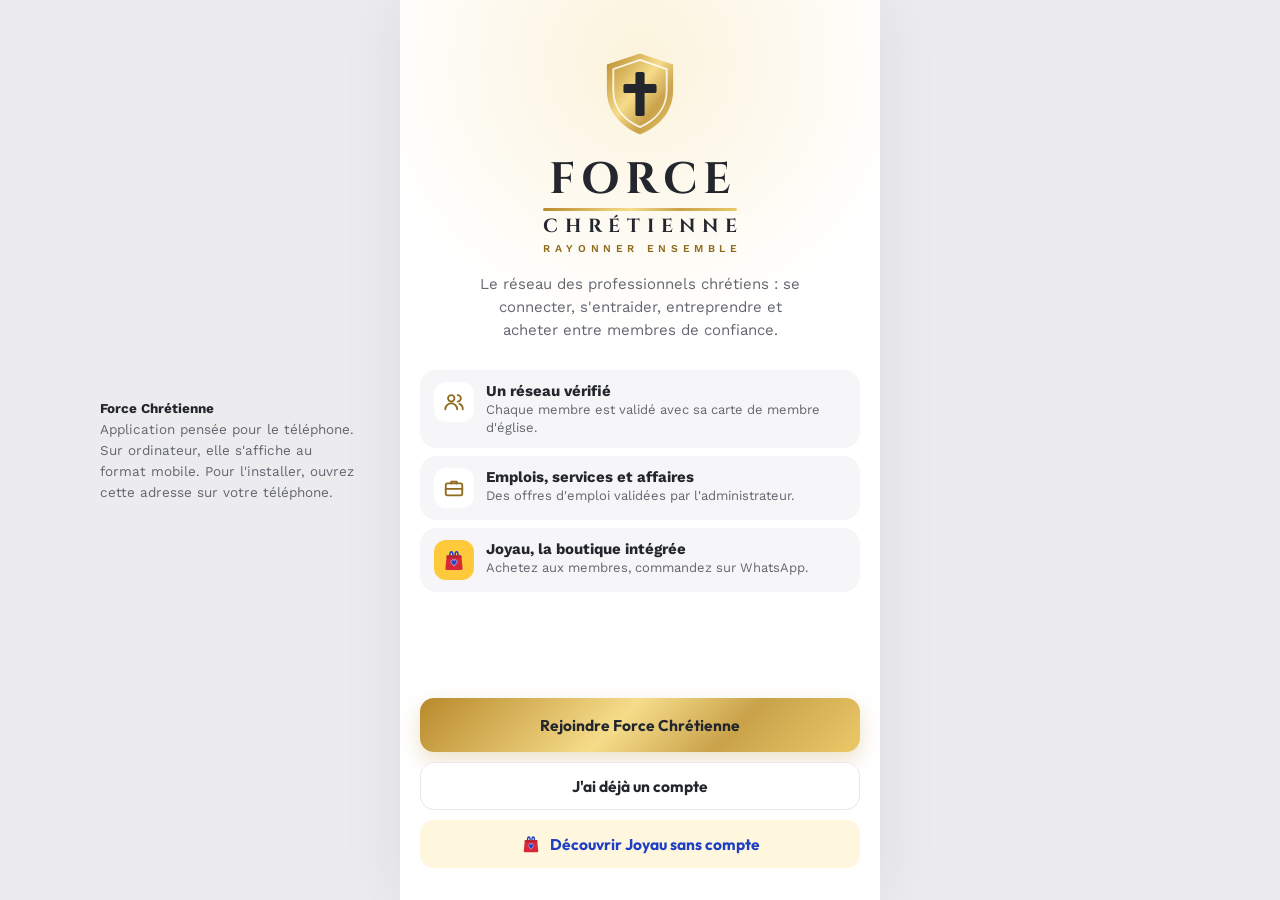
<file: index.html>
<!doctype html>
<html lang="fr">
<head>
<meta charset="utf-8">
<meta name="viewport" content="width=device-width, initial-scale=1, viewport-fit=cover">
<title>Force Chrétienne</title>
<meta name="description" content="Le réseau des professionnels chrétiens, avec Joyau, la boutique des membres.">
<meta name="theme-color" content="#FFFFFF">
<link rel="manifest" href="/manifest.webmanifest">
<link rel="icon" type="image/png" sizes="192x192" href="/icon-192.png">
<link rel="apple-touch-icon" href="/apple-touch-icon.png">
<meta name="apple-mobile-web-app-capable" content="yes">
<meta name="mobile-web-app-capable" content="yes">
<meta name="apple-mobile-web-app-title" content="Force Chrétienne">
<meta name="apple-mobile-web-app-status-bar-style" content="default">
<link rel="preconnect" href="https://fonts.googleapis.com">
<link rel="preconnect" href="https://fonts.gstatic.com" crossorigin>
<link rel="stylesheet" href="https://fonts.googleapis.com/css2?family=Cinzel:wght@600;700&family=Outfit:wght@600;700;800;900&family=Work+Sans:wght@400;500;600;700&family=Baloo+2:wght@800&display=swap">
<link rel="stylesheet" href="/app.css?v=202611281142">
</head>
<body>
<svg width="0" height="0" style="position:absolute" aria-hidden="true"><defs><linearGradient id="fcGold" x1="0" y1="0" x2="1" y2="1"><stop offset="0" stop-color="#B8892B"></stop><stop offset="0.45" stop-color="#F6DC8A"></stop><stop offset="0.7" stop-color="#C9A24A"></stop><stop offset="1" stop-color="#EBC968"></stop></linearGradient></defs></svg>
<aside class="side-note"><b>Force Chrétienne</b><br>Application pensée pour le téléphone. Sur ordinateur, elle s'affiche au format mobile. Pour l'installer, ouvrez cette adresse sur votre téléphone.</aside>
<div id="app"></div>
<noscript>Activez JavaScript pour utiliser Force Chrétienne.</noscript>
<script src="/preact.umd.js"></script>
<script src="/hooks.umd.js"></script>
<script src="/htm.umd.js"></script>
<script src="/supabase.js"></script>
<script src="/config.js?v=202611281142"></script>
<script src="/app.js?v=202611281142"></script>
</body>
</html>
</file>
<file: app.css>
/* Concept : application mobile d'abord. Colonne de 480px max ; univers Force Chrétienne (blanc, gris anthracite, or brillant) qui bascule dans l'univers Joyau (bleu roi, rouge, jaune) quand on ouvre l'onglet Joyau. */
:root {
  --ink: #23262D; --muted: #63666F; --line: #E8E8EC; --soft: #F6F6F8; --paper: #FFFFFF; --ground: #ECECEF;
  --gold: linear-gradient(135deg, #B8892B 0%, #F6DC8A 45%, #C9A24A 70%, #EBC968 100%);
  --gold-ink: #8E6A1C; --gold-soft: #F7EED6; --gold-line: #E6D29A;
  --j-blue: #1D4ED8; --j-royal: #1F3FC4; --j-navy: #0B1B3F; --j-red: #D62839; --j-yellow: #FFC93C; --j-soft: #F4F7FD; --j-line: #E3E8F2; --j-muted: #55607A;
  --ok: #15803D; --ok-soft: #E7F6EC; --warn: #B45309; --warn-soft: #FEF3E2; --danger: #B91C1C; --danger-soft: #FDECEC;
  --f-brand: 'Cinzel', 'Times New Roman', serif;
  --f-head: 'Outfit', 'Work Sans', system-ui, sans-serif;
  --f-body: 'Work Sans', system-ui, -apple-system, 'Segoe UI', sans-serif;
  --f-joyau: 'Baloo 2', 'Outfit', system-ui, sans-serif;
  color-scheme: light;
}
html, body { height: 100%; }
body { margin: 0; background: var(--ground); color: var(--ink); font-family: var(--f-body); font-size: 15px; -webkit-font-smoothing: antialiased; }
* { box-sizing: border-box; }
button, input, select, textarea { font: inherit; color: inherit; }
button { cursor: pointer; }
:focus-visible { outline: 3px solid #C9A24A; outline-offset: 2px; }
.j-scope :focus-visible { outline-color: #3B82F6; }
h1, h2, h3 { font-family: var(--f-head); margin: 0; text-wrap: balance; letter-spacing: -0.3px; }
p { margin: 0; }
img { max-width: 100%; }

.shell { position: relative; max-width: 480px; margin: 0 auto; min-height: 100vh; background: var(--paper); box-shadow: 0 0 60px rgba(35,38,45,0.08); }
.page { padding: 0 16px 120px; }
.row { display: flex; gap: 10px; align-items: center; }
.col { display: flex; flex-direction: column; gap: 10px; }
.grow { flex: 1; min-width: 0; }
.muted { color: var(--muted); }
.small { font-size: 13px; }
.tiny { font-size: 12px; }
.bold { font-weight: 700; }
.center { text-align: center; }
.sr { position: absolute; width: 1px; height: 1px; overflow: hidden; clip: rect(0 0 0 0); }

/* Top bar */
.topbar { position: sticky; top: env(safe-area-inset-top, 0px); z-index: 20; background: rgba(255,255,255,0.96); backdrop-filter: blur(10px); border-bottom: 1px solid var(--line); padding: 10px 16px; display: flex; gap: 10px; align-items: center; }
.brand { display: flex; gap: 9px; align-items: center; min-width: 0; }
.brand-name { font-family: var(--f-brand); font-weight: 700; font-size: 15px; letter-spacing: 1.2px; line-height: 1.05; }
.brand-name small { display: block; font-family: var(--f-body); font-weight: 600; font-size: 9.5px; letter-spacing: 2.4px; color: var(--gold-ink); }
.icon-btn { position: relative; width: 42px; height: 42px; flex: none; border-radius: 12px; border: 0; background: var(--soft); display: flex; align-items: center; justify-content: center; }
.badge { position: absolute; top: 4px; right: 4px; min-width: 17px; height: 17px; padding: 0 4px; border-radius: 999px; background: var(--gold); color: var(--ink); font-size: 10.5px; font-weight: 800; display: flex; align-items: center; justify-content: center; }
.j-scope .badge { background: var(--j-red); color: #fff; }

/* Bottom nav */
.nav { position: fixed; bottom: 0; left: 50%; transform: translateX(-50%); width: 100%; max-width: 480px; z-index: 30; background: rgba(255,255,255,0.97); backdrop-filter: blur(10px); border-top: 1px solid var(--line); display: grid; grid-template-columns: repeat(5, 1fr); padding: 6px 6px calc(6px + env(safe-area-inset-bottom, 0px)); }
.nav button { border: 0; background: none; display: flex; flex-direction: column; align-items: center; gap: 3px; padding: 6px 0; font-size: 11px; font-weight: 600; color: var(--muted); position: relative; }
.nav button.on { color: var(--ink); }
.nav button.on::after { content: ""; position: absolute; top: -7px; width: 26px; height: 3px; border-radius: 0 0 3px 3px; background: var(--gold); }
.nav .joyau-tab { margin-top: -22px; }
.nav .joyau-tab .jt-icon { width: 54px; height: 54px; border-radius: 17px; background: var(--j-yellow); display: flex; align-items: center; justify-content: center; box-shadow: 0 8px 20px rgba(31,63,196,0.25); border: 3px solid #fff; }
.nav .joyau-tab.on { color: var(--j-royal); }
.nav .joyau-tab.on::after { display: none; }
.nav .dot { position: absolute; top: 2px; left: calc(50% + 6px); min-width: 16px; height: 16px; border-radius: 999px; background: var(--j-red); color: #fff; font-size: 10px; font-weight: 800; display: flex; align-items: center; justify-content: center; padding: 0 4px; }

/* Buttons */
.btn { height: 48px; padding: 0 20px; border-radius: 14px; border: 0; font-family: var(--f-head); font-weight: 700; font-size: 15.5px; display: inline-flex; gap: 8px; align-items: center; justify-content: center; text-decoration: none; transition: transform .15s ease, filter .15s ease; white-space: nowrap; }
.btn:active { transform: scale(0.98); }
.btn-gold { background: var(--gold); color: var(--ink); box-shadow: 0 8px 20px rgba(184,137,43,0.25); }
.btn-ink { background: var(--ink); color: #fff; }
.btn-ghost { background: var(--soft); color: var(--ink); }
.btn-line { background: #fff; color: var(--ink); border: 1.5px solid var(--line); }
.btn-danger { background: var(--danger-soft); color: var(--danger); }
.btn-sm { height: 38px; padding: 0 14px; border-radius: 11px; font-size: 14px; }
.btn-block { width: 100%; }
.btn[disabled] { opacity: .45; pointer-events: none; }
.btn-j { background: var(--j-blue); color: #fff; box-shadow: 0 10px 24px rgba(29,78,216,0.25); }
.btn-jy { background: var(--j-yellow); color: var(--j-navy); }
.btn-wa { background: #1FA855; color: #fff; }
.link { background: none; border: 0; padding: 0; color: var(--gold-ink); font-weight: 700; font-size: 14px; }
.j-scope .link { color: var(--j-blue); }

/* Cards & chips */
.card { background: #fff; border: 1px solid var(--line); border-radius: 18px; padding: 14px; }
.chips { display: flex; gap: 8px; overflow-x: auto; padding: 2px 16px 6px; margin: 0 -16px; scrollbar-width: none; }
.chips::-webkit-scrollbar { display: none; }
.chip { flex: none; height: 38px; padding: 0 14px; border-radius: 999px; border: 1.5px solid var(--line); background: #fff; font-size: 14px; font-weight: 600; display: inline-flex; gap: 6px; align-items: center; }
.chip.on { background: var(--ink); border-color: var(--ink); color: #fff; }
.j-scope .chip { border-color: var(--j-line); color: var(--j-navy); }
.j-scope .chip.on { background: var(--j-blue); border-color: var(--j-blue); color: #fff; }
.pill { display: inline-flex; align-items: center; gap: 5px; height: 24px; padding: 0 9px; border-radius: 999px; font-size: 12px; font-weight: 700; }
.pill-gold { background: var(--gold-soft); color: var(--gold-ink); }
.pill-ok { background: var(--ok-soft); color: var(--ok); }
.pill-warn { background: var(--warn-soft); color: var(--warn); }
.pill-grey { background: var(--soft); color: var(--muted); }
.pill-j { background: var(--j-soft); color: var(--j-blue); }
.pill-red { background: #FDE8EA; color: var(--j-red); }
.seg { display: grid; grid-auto-flow: column; grid-auto-columns: 1fr; background: var(--soft); border-radius: 14px; padding: 4px; gap: 4px; }
.seg button { height: 40px; border: 0; border-radius: 11px; background: none; font-weight: 700; font-size: 14px; color: var(--muted); }
.seg button.on { background: #fff; color: var(--ink); box-shadow: 0 2px 8px rgba(35,38,45,0.08); }
.seg-wrap { grid-auto-flow: row; grid-template-columns: repeat(3, minmax(0, 1fr)); }
.seg-wrap button { font-size: 13.5px; }
.section-title { display: flex; justify-content: space-between; align-items: baseline; margin: 26px 0 12px; }
.section-title h2 { font-size: 20px; }

/* Forms */
.field { display: flex; flex-direction: column; gap: 6px; }
.field label { font-size: 13.5px; font-weight: 700; }
.field label .req { color: var(--gold-ink); }
.field .hint { font-size: 12.5px; color: var(--muted); }
.input { height: 50px; border-radius: 14px; border: 1.5px solid var(--line); background: #fff; padding: 0 14px; font-size: 15.5px; width: 100%; }
textarea.input { height: auto; min-height: 110px; padding: 12px 14px; resize: vertical; line-height: 1.5; }
.input:focus { border-color: #C9A24A; outline: none; box-shadow: 0 0 0 4px rgba(201,162,74,0.15); }
.j-scope .input:focus { border-color: var(--j-blue); box-shadow: 0 0 0 4px rgba(29,78,216,0.12); }
.input.err { border-color: var(--danger); }
.err-msg { color: var(--danger); font-size: 12.5px; font-weight: 600; }
.search { position: relative; }
.search svg { position: absolute; left: 14px; top: 50%; transform: translateY(-50%); }
.search .input { padding-left: 42px; background: var(--soft); border-color: transparent; }
.upload { border: 1.5px dashed var(--gold-line); background: #FFFCF4; border-radius: 16px; padding: 14px; display: flex; gap: 12px; align-items: center; cursor: pointer; }
.upload input { position: absolute; width: 1px; height: 1px; opacity: 0; }
.upload .thumb { width: 64px; height: 64px; border-radius: 14px; flex: none; background: var(--gold-soft); display: flex; align-items: center; justify-content: center; overflow: hidden; }
.upload .thumb img { width: 100%; height: 100%; object-fit: cover; }
.j-scope .upload { border-color: #B9C8EE; background: var(--j-soft); }
.j-scope .upload .thumb { background: #fff; }

/* Avatars */
.av { flex: none; border-radius: 999px; display: flex; align-items: center; justify-content: center; font-family: var(--f-head); font-weight: 800; overflow: hidden; }
.av img { width: 100%; height: 100%; object-fit: cover; }

/* Overlay */
.overlay { position: fixed; top: 0; bottom: 0; left: 50%; transform: translateX(-50%); width: 100%; max-width: 480px; z-index: 50; background: #fff; overflow-y: auto; overscroll-behavior: contain; animation: slideIn .22s ease; }
.ov-head { position: sticky; top: 0; z-index: 5; background: rgba(255,255,255,0.97); backdrop-filter: blur(10px); border-bottom: 1px solid var(--line); padding: calc(10px + env(safe-area-inset-top, 0px)) 16px 10px; display: flex; gap: 10px; align-items: center; }
.ov-head h1 { font-size: 18px; flex: 1; min-width: 0; overflow: hidden; text-overflow: ellipsis; white-space: nowrap; }
.overlay .ov-body { padding: 16px 16px 120px; }
.sheet-bg { position: fixed; inset: 0; z-index: 70; background: rgba(20,22,28,0.45); display: flex; align-items: flex-end; justify-content: center; animation: fade .2s ease; }
.sheet { width: 100%; max-width: 480px; max-height: 92vh; overflow-y: auto; background: #fff; border-radius: 24px 24px 0 0; padding: 10px 16px calc(20px + env(safe-area-inset-bottom, 0px)); animation: up .25s ease; }
.sheet .grab { width: 44px; height: 5px; border-radius: 9px; background: var(--line); margin: 0 auto 12px; }
.toast { position: fixed; left: 50%; bottom: calc(92px + env(safe-area-inset-bottom, 0px)); transform: translateX(-50%); z-index: 90; background: var(--ink); color: #fff; padding: 12px 18px; border-radius: 14px; font-weight: 600; font-size: 14px; box-shadow: 0 12px 30px rgba(0,0,0,0.25); max-width: calc(100% - 32px); animation: up .2s ease; }
@keyframes slideIn { from { transform: translate(-50%, 0) translateX(24px); opacity: 0; } to { transform: translateX(-50%); opacity: 1; } }
@keyframes up { from { transform: translateY(16px); opacity: 0; } }
@keyframes fade { from { opacity: 0; } }
.toast { animation: none; }

/* Feed */
.composer { display: flex; gap: 10px; align-items: center; padding: 12px; border-radius: 18px; background: var(--soft); border: 0; width: 100%; text-align: left; }
.composer span.ph { flex: 1; color: var(--muted); font-size: 14.5px; }
.post { border-bottom: 8px solid var(--soft); padding: 16px 0; margin: 0 -16px; }
.post > * { padding-left: 16px; padding-right: 16px; }
.post .txt { margin-top: 10px; line-height: 1.6; white-space: pre-wrap; }
.post .media { margin-top: 12px; padding: 0; }
.post .media img { width: 100%; max-height: 420px; object-fit: cover; display: block; }
.post .acts { display: flex; gap: 4px; margin-top: 10px; border-top: 1px solid var(--line); padding-top: 6px; }
.post .acts button { flex: 1; height: 40px; border: 0; background: none; border-radius: 10px; display: flex; gap: 6px; align-items: center; justify-content: center; font-size: 13.5px; font-weight: 600; color: var(--muted); }
.post .acts button.on { color: var(--gold-ink); }
.kind-tag { font-size: 11.5px; font-weight: 700; letter-spacing: 1px; text-transform: uppercase; color: var(--gold-ink); }
.verified { display: inline-flex; vertical-align: -3px; margin-left: 4px; }

/* Joyau */
.j-scope { --accent: var(--j-blue); color: var(--j-navy); }
.j-top { position: sticky; top: env(safe-area-inset-top, 0px); z-index: 20; background: #fff; padding: 10px 16px 12px; border-bottom: 1px solid var(--j-line); display: flex; flex-direction: column; gap: 10px; }
.j-logo { display: flex; gap: 8px; align-items: center; }
.j-logo .sq { width: 38px; height: 38px; border-radius: 11px; background: var(--j-yellow); display: flex; align-items: center; justify-content: center; flex: none; }
.j-logo b { font-family: var(--f-joyau); font-size: 26px; line-height: 1; font-weight: 800; color: var(--j-royal); padding-top: 4px; }
.j-logo small { display: block; font-size: 9.5px; font-weight: 700; letter-spacing: 1px; color: var(--j-red); margin-top: 1px; white-space: nowrap; }
.slider { position: relative; border-radius: 24px; overflow: hidden; margin-top: 14px; }
.track { display: flex; transition: transform .6s cubic-bezier(.22,.8,.2,1); }
.slide { flex: none; width: 100%; min-height: 230px; position: relative; overflow: hidden; display: flex; align-items: center; padding: 22px 18px 40px; }
.slide .txt { position: relative; flex: 1; min-width: 0; display: flex; flex-direction: column; gap: 8px; z-index: 1; }
.slide .art { position: relative; width: 42%; flex: none; display: flex; align-items: center; justify-content: center; z-index: 1; }
.slide .art .tile { background: #fff; border-radius: 18px; padding: 6px; box-shadow: 0 14px 30px rgba(11,27,63,0.22); width: 100%; max-width: 150px; }
.slide .art img { width: 100%; height: 150px; object-fit: cover; display: block; border-radius: 13px; background: #EAF1FF; }
.slide h3 { font-size: 23px; line-height: 1.05; font-weight: 800; letter-spacing: -0.6px; }
.slide .tag { align-self: flex-start; font-family: var(--f-head); font-size: 10.5px; font-weight: 800; letter-spacing: 1.6px; padding: 5px 9px; border-radius: 999px; }
.slide .go { align-self: flex-start; height: 38px; padding: 0 14px; border-radius: 12px; border: 0; font-family: var(--f-head); font-weight: 800; font-size: 13.5px; margin-top: 4px; }
.slide .deco1 { position: absolute; right: -70px; top: -90px; width: 230px; height: 230px; border-radius: 999px; }
.slide .deco2 { position: absolute; left: 40%; bottom: -36px; width: 80px; height: 80px; border-radius: 22px; transform: rotate(20deg); }
.dots { position: absolute; left: 18px; bottom: 14px; display: flex; gap: 6px; z-index: 2; }
.dots button { height: 7px; width: 7px; border-radius: 9px; border: 0; padding: 0; transition: width .25s ease; }
.dots button.on { width: 22px; }
.sponso { position: absolute; top: 10px; right: 12px; z-index: 2; background: rgba(255,255,255,0.92); color: var(--j-navy); font-size: 9.5px; font-weight: 800; letter-spacing: 1px; padding: 3px 7px; border-radius: 999px; }
.bento { display: grid; grid-template-columns: repeat(2, minmax(0, 1fr)); gap: 10px; }
.bento button { border: 0; border-radius: 20px; padding: 14px; text-align: left; position: relative; overflow: hidden; min-height: 118px; display: flex; flex-direction: column; justify-content: space-between; }
.bento button strong { font-family: var(--f-head); font-size: 16.5px; line-height: 1.1; position: relative; z-index: 1; }
.bento button span.s { font-size: 12px; line-height: 1.35; position: relative; z-index: 1; opacity: .9; max-width: 54%; }
.bento button img { position: absolute; right: 10px; bottom: 10px; width: 64px; height: 64px; object-fit: cover; border-radius: 16px; border: 3px solid rgba(255,255,255,0.9); box-shadow: 0 8px 18px rgba(11,27,63,0.25); }
.pgrid { display: grid; grid-template-columns: repeat(2, minmax(0, 1fr)); gap: 10px; }
.pcard { border: 1.5px solid var(--j-line); background: #fff; border-radius: 20px; padding: 7px; text-align: left; display: flex; flex-direction: column; gap: 8px; position: relative; }
.pcard .ph { position: relative; height: 132px; border-radius: 14px; background: var(--j-soft); display: flex; align-items: center; justify-content: center; overflow: hidden; }
.pcard .ph img { width: 74%; height: 74%; object-fit: contain; }
.pcard .ph img.photo { width: 100%; height: 100%; object-fit: cover; }
.pcard .cat { position: absolute; top: 7px; left: 7px; background: #fff; color: var(--j-blue); font-size: 10.5px; font-weight: 700; padding: 3px 7px; border-radius: 999px; }
.pcard .nm { font-weight: 600; font-size: 13.5px; line-height: 1.3; padding: 0 4px; display: -webkit-box; -webkit-line-clamp: 2; -webkit-box-orient: vertical; overflow: hidden; min-height: 35px; }
.pcard .sl { font-size: 11.5px; color: var(--j-muted); padding: 0 4px; white-space: nowrap; overflow: hidden; text-overflow: ellipsis; }
.pcard .pr { font-family: var(--f-head); font-weight: 800; font-size: 15.5px; padding: 0 4px 4px; }
.fav { position: absolute; top: 12px; right: 12px; width: 32px; height: 32px; border-radius: 999px; border: 0; background: #fff; display: flex; align-items: center; justify-content: center; z-index: 2; }
.hscroll { display: flex; gap: 10px; overflow-x: auto; margin: 0 -16px; padding: 2px 16px 8px; scrollbar-width: none; }
.hscroll::-webkit-scrollbar { display: none; }
.steps { display: grid; gap: 10px; }
.step { display: flex; gap: 14px; align-items: flex-start; padding: 14px; border-radius: 18px; background: var(--j-soft); }
.step b.n { font-family: var(--f-head); font-size: 30px; line-height: 1; font-weight: 900; }
.opt { min-height: 42px; padding: 0 14px; border-radius: 12px; border: 1.5px solid var(--j-line); background: #fff; font-weight: 600; font-size: 14px; }
.opt.on { border: 2px solid var(--j-blue); background: #EAF1FF; color: var(--j-blue); }
.qty { display: flex; align-items: center; border: 1.5px solid var(--j-line); border-radius: 14px; overflow: hidden; }
.qty button { width: 46px; height: 46px; border: 0; background: none; font-size: 22px; }
.qty span { width: 40px; text-align: center; font-family: var(--f-head); font-weight: 800; font-size: 18px; }
.wa-preview { border-radius: 18px; overflow: hidden; background: #EFE7DD; }
.wa-preview .h { background: #075E54; color: #fff; padding: 12px 14px; display: flex; gap: 10px; align-items: center; }
.wa-preview .b { padding: 14px; }
.wa-preview .bubble { background: #DCF8C6; border-radius: 12px 4px 12px 12px; padding: 10px 12px; font-size: 13.5px; line-height: 1.5; white-space: pre-wrap; margin-left: 24px; color: #111; }

/* Opportunités */
.job { display: flex; flex-direction: column; gap: 10px; }
.logo-sq { width: 46px; height: 46px; border-radius: 13px; flex: none; display: flex; align-items: center; justify-content: center; font-family: var(--f-head); font-weight: 800; color: #fff; }
.deal-img { height: 110px; border-radius: 14px; background: var(--soft); display: flex; align-items: center; justify-content: center; overflow: hidden; }
.deal-img img { width: 100%; height: 100%; object-fit: cover; }

/* Chat */
.thread { display: flex; flex-direction: column; gap: 8px; padding: 16px 16px 100px; background: var(--soft); min-height: calc(100vh - 64px); }
.msg { max-width: 80%; padding: 10px 13px; font-size: 14.5px; line-height: 1.5; border-radius: 16px; }
.msg.in { align-self: flex-start; background: #fff; border: 1px solid var(--line); border-radius: 4px 16px 16px 16px; }
.msg.out { align-self: flex-end; background: var(--ink); color: #fff; border-radius: 16px 4px 16px 16px; }
.msg .t { display: block; font-size: 10.5px; opacity: .6; margin-top: 3px; text-align: right; }
.chat-bar { position: fixed; bottom: 0; left: 50%; transform: translateX(-50%); width: 100%; max-width: 480px; background: #fff; border-top: 1px solid var(--line); padding: 10px 12px calc(10px + env(safe-area-inset-bottom, 0px)); display: flex; gap: 8px; z-index: 6; }
.chat-bar .input { height: 46px; border-radius: 999px; }
.send { width: 46px; height: 46px; border-radius: 999px; border: 0; background: var(--gold); flex: none; display: flex; align-items: center; justify-content: center; }

/* Welcome */
.welcome { min-height: 100vh; display: flex; flex-direction: column; background: #fff; position: relative; overflow: hidden; }
.welcome .hero { position: relative; padding: 48px 24px 28px; display: flex; flex-direction: column; align-items: center; text-align: center; gap: 14px; }
.welcome .halo { position: absolute; left: 50%; top: -220px; width: 560px; height: 560px; transform: translateX(-50%); border-radius: 999px; background: radial-gradient(circle, #FBF3DC 0%, rgba(251,243,220,0) 70%); }
.wordmark { display: inline-flex; flex-direction: column; align-items: stretch; gap: 6px; position: relative; }
.wordmark .force { font-family: var(--f-brand); font-weight: 700; font-size: 44px; letter-spacing: 6px; line-height: 1; text-align: center; padding-left: 6px; }
.wordmark .bar { height: 3px; border-radius: 3px; background: var(--gold); }
.wordmark .just { display: flex; justify-content: space-between; font-family: var(--f-brand); font-weight: 700; line-height: 1; }
.wordmark .just.ch { font-size: 19px; }
.wordmark .just.sl { font-family: var(--f-body); font-weight: 600; font-size: 10.5px; color: var(--gold-ink); margin-top: 2px; }
.feature { display: flex; gap: 12px; align-items: flex-start; text-align: left; padding: 12px 14px; border-radius: 16px; background: var(--soft); }
.feature .ic { width: 40px; height: 40px; border-radius: 12px; background: #fff; display: flex; align-items: center; justify-content: center; flex: none; }
.progress { display: flex; gap: 6px; }
.progress span { flex: 1; height: 5px; border-radius: 9px; background: var(--line); }
.progress span.on { background: var(--gold); }
.stat { flex: 1; text-align: center; padding: 12px 6px; border-radius: 14px; background: var(--soft); }
.stat b { display: block; font-family: var(--f-head); font-size: 22px; }
.stat span { font-size: 12px; color: var(--muted); }
.list-row { display: flex; gap: 12px; align-items: center; padding: 12px 0; border-bottom: 1px solid var(--line); }
.menu-row { width: 100%; display: flex; gap: 12px; align-items: center; padding: 14px 4px; border: 0; border-bottom: 1px solid var(--line); background: none; text-align: left; font-weight: 600; font-size: 15px; }
.menu-row .ic { width: 38px; height: 38px; border-radius: 11px; background: var(--soft); display: flex; align-items: center; justify-content: center; flex: none; }
.cover { height: 120px; background: var(--gold); position: relative; overflow: hidden; }
.cover::after { content: ""; position: absolute; right: -60px; top: -80px; width: 240px; height: 240px; border-radius: 999px; border: 34px solid rgba(255,255,255,0.25); }
.fab { position: fixed; right: max(16px, calc(50% - 240px + 16px)); bottom: calc(84px + env(safe-area-inset-bottom, 0px)); z-index: 25; width: 56px; height: 56px; border-radius: 18px; border: 0; background: var(--gold); box-shadow: 0 12px 26px rgba(184,137,43,0.4); display: flex; align-items: center; justify-content: center; }
.empty { text-align: center; padding: 36px 16px; color: var(--muted); display: flex; flex-direction: column; gap: 10px; align-items: center; }
.demo-note { font-size: 12px; color: var(--muted); background: var(--soft); border-radius: 12px; padding: 10px 12px; line-height: 1.45; }

@media (min-width: 900px) {
  .side-note { display: block !important; }
}
.side-note { display: none; position: fixed; left: max(24px, calc(50% - 240px - 300px)); top: 50%; transform: translateY(-50%); width: 260px; color: var(--muted); font-size: 13.5px; line-height: 1.55; }
.side-note b { color: var(--ink); }
@media (prefers-reduced-motion: reduce) { *, *::before, *::after { animation: none !important; transition: none !important; } }
.spin { width: 28px; height: 28px; border-radius: 999px; border: 3px solid var(--gold-line); border-top-color: #B8892B; animation: spin .8s linear infinite; display: inline-block; flex: none; }
.spin.sm { width: 16px; height: 16px; border-width: 2px; border-color: rgba(35,38,45,.25); border-top-color: currentColor; }
.j-scope .spin { border-color: #C9D6F5; border-top-color: #1D4ED8; }
@keyframes spin { to { transform: rotate(360deg); } }
.btn[disabled] .spin.sm { opacity: 1; }
</file>
